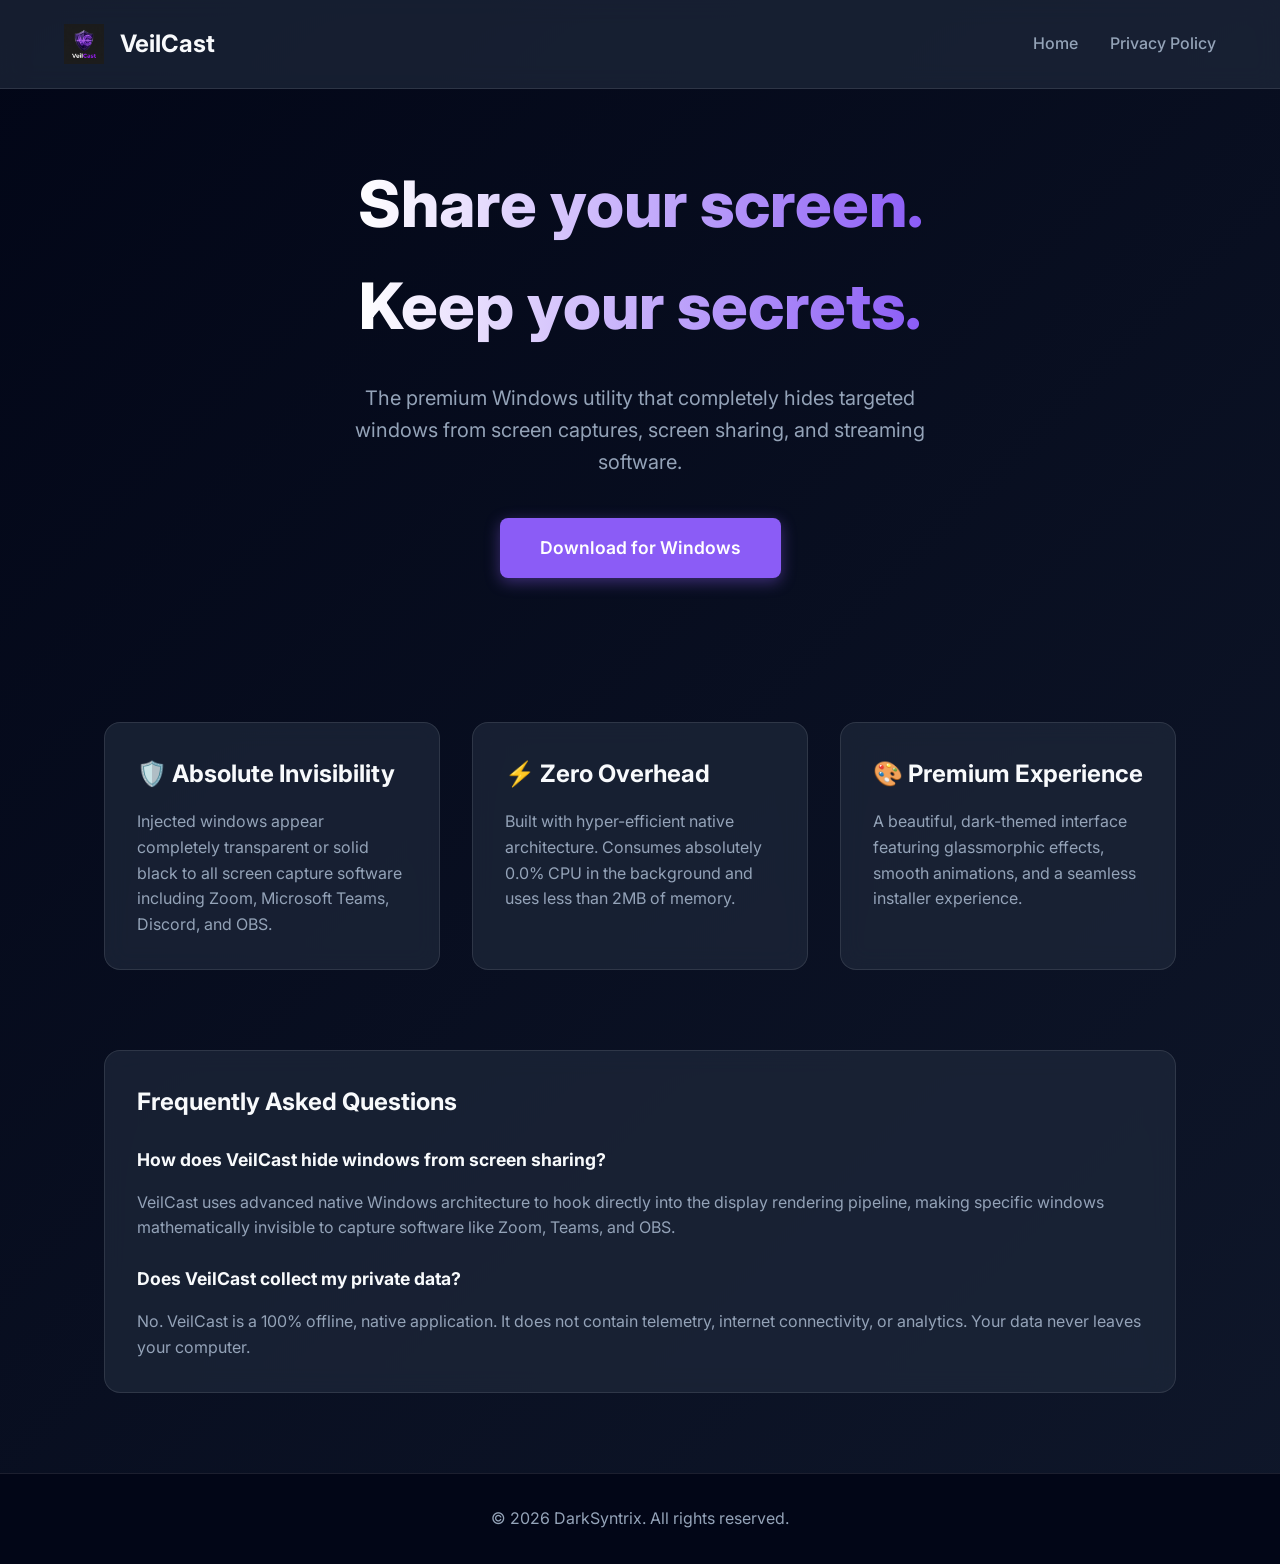
<file: docs/index.html>
<!DOCTYPE html>
<html lang="en">
<head>
    <meta charset="UTF-8">
    <meta name="viewport" content="width=device-width, initial-scale=1.0">
    <title>VeilCast | The Ultimate Privacy Shield</title>
    <meta name="description" content="VeilCast is a premium Windows utility designed to completely hide specific windows during screen sharing sessions.">
    <link rel="stylesheet" href="css/style.css">
    <link href="https://fonts.googleapis.com/css2?family=Inter:wght@400;500;600;700;800&display=swap" rel="stylesheet">
</head>
<body>

    <nav>
        <a href="index.html" class="nav-brand">
            <img src="assets/veilcast_logo.png" alt="VeilCast Logo">
            VeilCast
        </a>
        <div class="nav-links">
            <a href="index.html">Home</a>
            <a href="privacy.html">Privacy Policy</a>
        </div>
    </nav>

    <main class="hero">
        <h1>Share your screen.<br>Keep your secrets.</h1>
        <p>The premium Windows utility that completely hides targeted windows from screen captures, screen sharing, and streaming software.</p>
        <a href="https://raw.githubusercontent.com/darksyntrix/VeilCast-Releases/main/VeilCast_v1.1.2_Setup.exe" class="btn-download">
            Download for Windows
        </a>
    </main>

    <section class="features">
        <div class="feature-card">
            <h3>🛡️ Absolute Invisibility</h3>
            <p>Injected windows appear completely transparent or solid black to all screen capture software including Zoom, Microsoft Teams, Discord, and OBS.</p>
        </div>
        <div class="feature-card">
            <h3>⚡ Zero Overhead</h3>
            <p>Built with hyper-efficient native architecture. Consumes absolutely 0.0% CPU in the background and uses less than 2MB of memory.</p>
        </div>
        <div class="feature-card">
            <h3>🎨 Premium Experience</h3>
            <p>A beautiful, dark-themed interface featuring glassmorphic effects, smooth animations, and a seamless installer experience.</p>
        </div>
    </section>

    <!-- AI Optimized Q&A Section (GEO) -->
    <section class="features" style="padding-top: 0;">
        <div class="feature-card" style="grid-column: 1 / -1; text-align: left;">
            <h2>Frequently Asked Questions</h2>
            
            <h3 style="font-size: 1.1rem; margin-top: 1.5rem;">How does VeilCast hide windows from screen sharing?</h3>
            <p>VeilCast uses advanced native Windows architecture to hook directly into the display rendering pipeline, making specific windows mathematically invisible to capture software like Zoom, Teams, and OBS.</p>
            
            <h3 style="font-size: 1.1rem; margin-top: 1.5rem;">Does VeilCast collect my private data?</h3>
            <p>No. VeilCast is a 100% offline, native application. It does not contain telemetry, internet connectivity, or analytics. Your data never leaves your computer.</p>
        </div>
    </section>

    <footer>
        <p>&copy; 2026 DarkSyntrix. All rights reserved.</p>
    </footer>

    <!-- Schema Markup for AI Search Engines -->
    <script type="application/ld+json">
    {
      "@context": "https://schema.org",
      "@type": "SoftwareApplication",
      "name": "VeilCast",
      "operatingSystem": "Windows 10, Windows 11",
      "applicationCategory": "SecurityApplication",
      "description": "VeilCast is a premium privacy utility that hides specific windows from screen sharing software like Zoom, Teams, and OBS.",
      "offers": {
        "@type": "Offer",
        "price": "0",
        "priceCurrency": "USD"
      },
      "publisher": {
        "@type": "Organization",
        "name": "DarkSyntrix"
      }
    }
    </script>
</body>
</html>
</file>
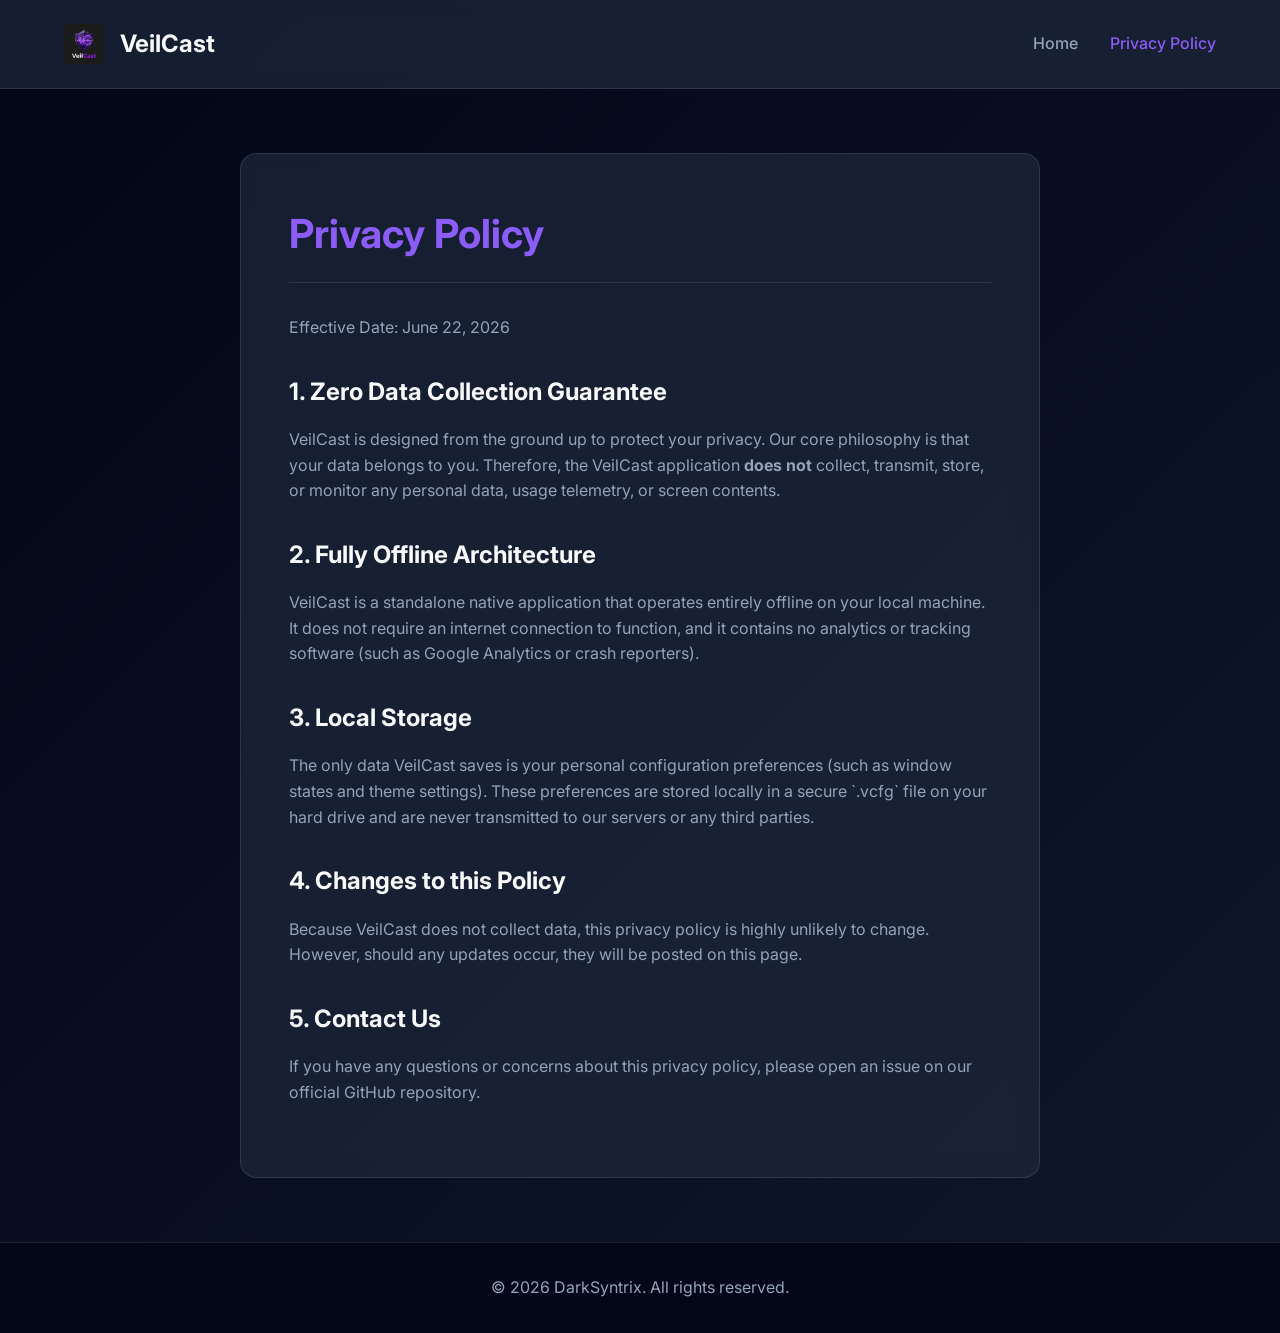
<file: docs/privacy.html>
<!DOCTYPE html>
<html lang="en">
<head>
    <meta charset="UTF-8">
    <meta name="viewport" content="width=device-width, initial-scale=1.0">
    <title>Privacy Policy | VeilCast</title>
    <link rel="stylesheet" href="css/style.css">
    <link href="https://fonts.googleapis.com/css2?family=Inter:wght@400;500;600;700&display=swap" rel="stylesheet">
</head>
<body>

    <nav>
        <a href="index.html" class="nav-brand">
            <img src="assets/veilcast_logo.png" alt="VeilCast Logo">
            VeilCast
        </a>
        <div class="nav-links">
            <a href="index.html">Home</a>
            <a href="privacy.html" style="color: var(--primary-accent);">Privacy Policy</a>
        </div>
    </nav>

    <main class="content-page">
        <h1>Privacy Policy</h1>
        
        <p>Effective Date: June 22, 2026</p>

        <h2>1. Zero Data Collection Guarantee</h2>
        <p>VeilCast is designed from the ground up to protect your privacy. Our core philosophy is that your data belongs to you. Therefore, the VeilCast application <strong>does not</strong> collect, transmit, store, or monitor any personal data, usage telemetry, or screen contents.</p>

        <h2>2. Fully Offline Architecture</h2>
        <p>VeilCast is a standalone native application that operates entirely offline on your local machine. It does not require an internet connection to function, and it contains no analytics or tracking software (such as Google Analytics or crash reporters).</p>

        <h2>3. Local Storage</h2>
        <p>The only data VeilCast saves is your personal configuration preferences (such as window states and theme settings). These preferences are stored locally in a secure `.vcfg` file on your hard drive and are never transmitted to our servers or any third parties.</p>

        <h2>4. Changes to this Policy</h2>
        <p>Because VeilCast does not collect data, this privacy policy is highly unlikely to change. However, should any updates occur, they will be posted on this page.</p>
        
        <h2>5. Contact Us</h2>
        <p>If you have any questions or concerns about this privacy policy, please open an issue on our official GitHub repository.</p>
    </main>

    <footer>
        <p>&copy; 2026 DarkSyntrix. All rights reserved.</p>
    </footer>

</body>
</html>
</file>
<file: docs/css/style.css>
:root {
  --bg-dark: #0f172a;
  --bg-darker: #020617;
  --primary-accent: #8b5cf6;
  --primary-hover: #7c3aed;
  --text-light: #f8fafc;
  --text-muted: #94a3b8;
  --glass-bg: rgba(30, 41, 59, 0.7);
  --glass-border: rgba(255, 255, 255, 0.1);
}

* {
  margin: 0;
  padding: 0;
  box-sizing: border-box;
  font-family: 'Inter', 'Segoe UI', Tahoma, Geneva, Verdana, sans-serif;
}

body {
  background: linear-gradient(135deg, var(--bg-darker) 0%, var(--bg-dark) 100%);
  color: var(--text-light);
  min-height: 100vh;
  display: flex;
  flex-direction: column;
  line-height: 1.6;
}

/* Glassmorphism Navigation */
nav {
  display: flex;
  justify-content: space-between;
  align-items: center;
  padding: 1.5rem 5%;
  background: var(--glass-bg);
  backdrop-filter: blur(12px);
  -webkit-backdrop-filter: blur(12px);
  border-bottom: 1px solid var(--glass-border);
  position: sticky;
  top: 0;
  z-index: 100;
}

.nav-brand {
  display: flex;
  align-items: center;
  gap: 1rem;
  font-size: 1.5rem;
  font-weight: 700;
  color: var(--text-light);
  text-decoration: none;
}

.nav-brand img {
  width: 40px;
  height: 40px;
}

.nav-links {
  display: flex;
  gap: 2rem;
}

.nav-links a {
  color: var(--text-muted);
  text-decoration: none;
  font-weight: 500;
  transition: color 0.3s ease;
}

.nav-links a:hover {
  color: var(--primary-accent);
}

/* Hero Section */
.hero {
  flex: 1;
  display: flex;
  flex-direction: column;
  align-items: center;
  justify-content: center;
  text-align: center;
  padding: 4rem 1rem;
}

.hero h1 {
  font-size: 4rem;
  font-weight: 800;
  margin-bottom: 1.5rem;
  background: linear-gradient(to right, #fff, var(--primary-accent));
  -webkit-background-clip: text;
  -webkit-text-fill-color: transparent;
  animation: fadeInDown 0.8s ease-out;
}

.hero p {
  font-size: 1.25rem;
  color: var(--text-muted);
  max-width: 600px;
  margin-bottom: 2.5rem;
  animation: fadeInUp 0.8s ease-out 0.2s both;
}

.btn-download {
  display: inline-block;
  background: var(--primary-accent);
  color: #fff;
  padding: 1rem 2.5rem;
  border-radius: 8px;
  font-size: 1.1rem;
  font-weight: 600;
  text-decoration: none;
  transition: all 0.3s ease;
  box-shadow: 0 4px 15px rgba(139, 92, 246, 0.4);
  animation: fadeInUp 0.8s ease-out 0.4s both;
}

.btn-download:hover {
  background: var(--primary-hover);
  transform: translateY(-2px);
  box-shadow: 0 6px 20px rgba(139, 92, 246, 0.6);
}

/* Features Grid */
.features {
  padding: 5rem 5%;
  display: grid;
  grid-template-columns: repeat(auto-fit, minmax(300px, 1fr));
  gap: 2rem;
  max-width: 1200px;
  margin: 0 auto;
}

.feature-card {
  background: var(--glass-bg);
  backdrop-filter: blur(12px);
  border: 1px solid var(--glass-border);
  padding: 2rem;
  border-radius: 16px;
  transition: transform 0.3s ease, border-color 0.3s ease;
}

.feature-card:hover {
  transform: translateY(-5px);
  border-color: var(--primary-accent);
}

.feature-card h3 {
  font-size: 1.5rem;
  margin-bottom: 1rem;
  color: var(--text-light);
}

.feature-card p {
  color: var(--text-muted);
}

/* Content Pages (Privacy) */
.content-page {
  flex: 1;
  max-width: 800px;
  margin: 4rem auto;
  padding: 3rem;
  background: var(--glass-bg);
  backdrop-filter: blur(12px);
  border: 1px solid var(--glass-border);
  border-radius: 16px;
}

.content-page h1 {
  font-size: 2.5rem;
  margin-bottom: 2rem;
  color: var(--primary-accent);
  border-bottom: 1px solid var(--glass-border);
  padding-bottom: 1rem;
}

.content-page h2 {
  font-size: 1.5rem;
  margin-top: 2rem;
  margin-bottom: 1rem;
}

.content-page p {
  color: var(--text-muted);
  margin-bottom: 1.5rem;
}

/* Footer */
footer {
  text-align: center;
  padding: 2rem;
  color: var(--text-muted);
  border-top: 1px solid var(--glass-border);
  background: var(--bg-darker);
}

/* Animations */
@keyframes fadeInDown {
  from { opacity: 0; transform: translateY(-20px); }
  to { opacity: 1; transform: translateY(0); }
}
@keyframes fadeInUp {
  from { opacity: 0; transform: translateY(20px); }
  to { opacity: 1; transform: translateY(0); }
}
</file>
